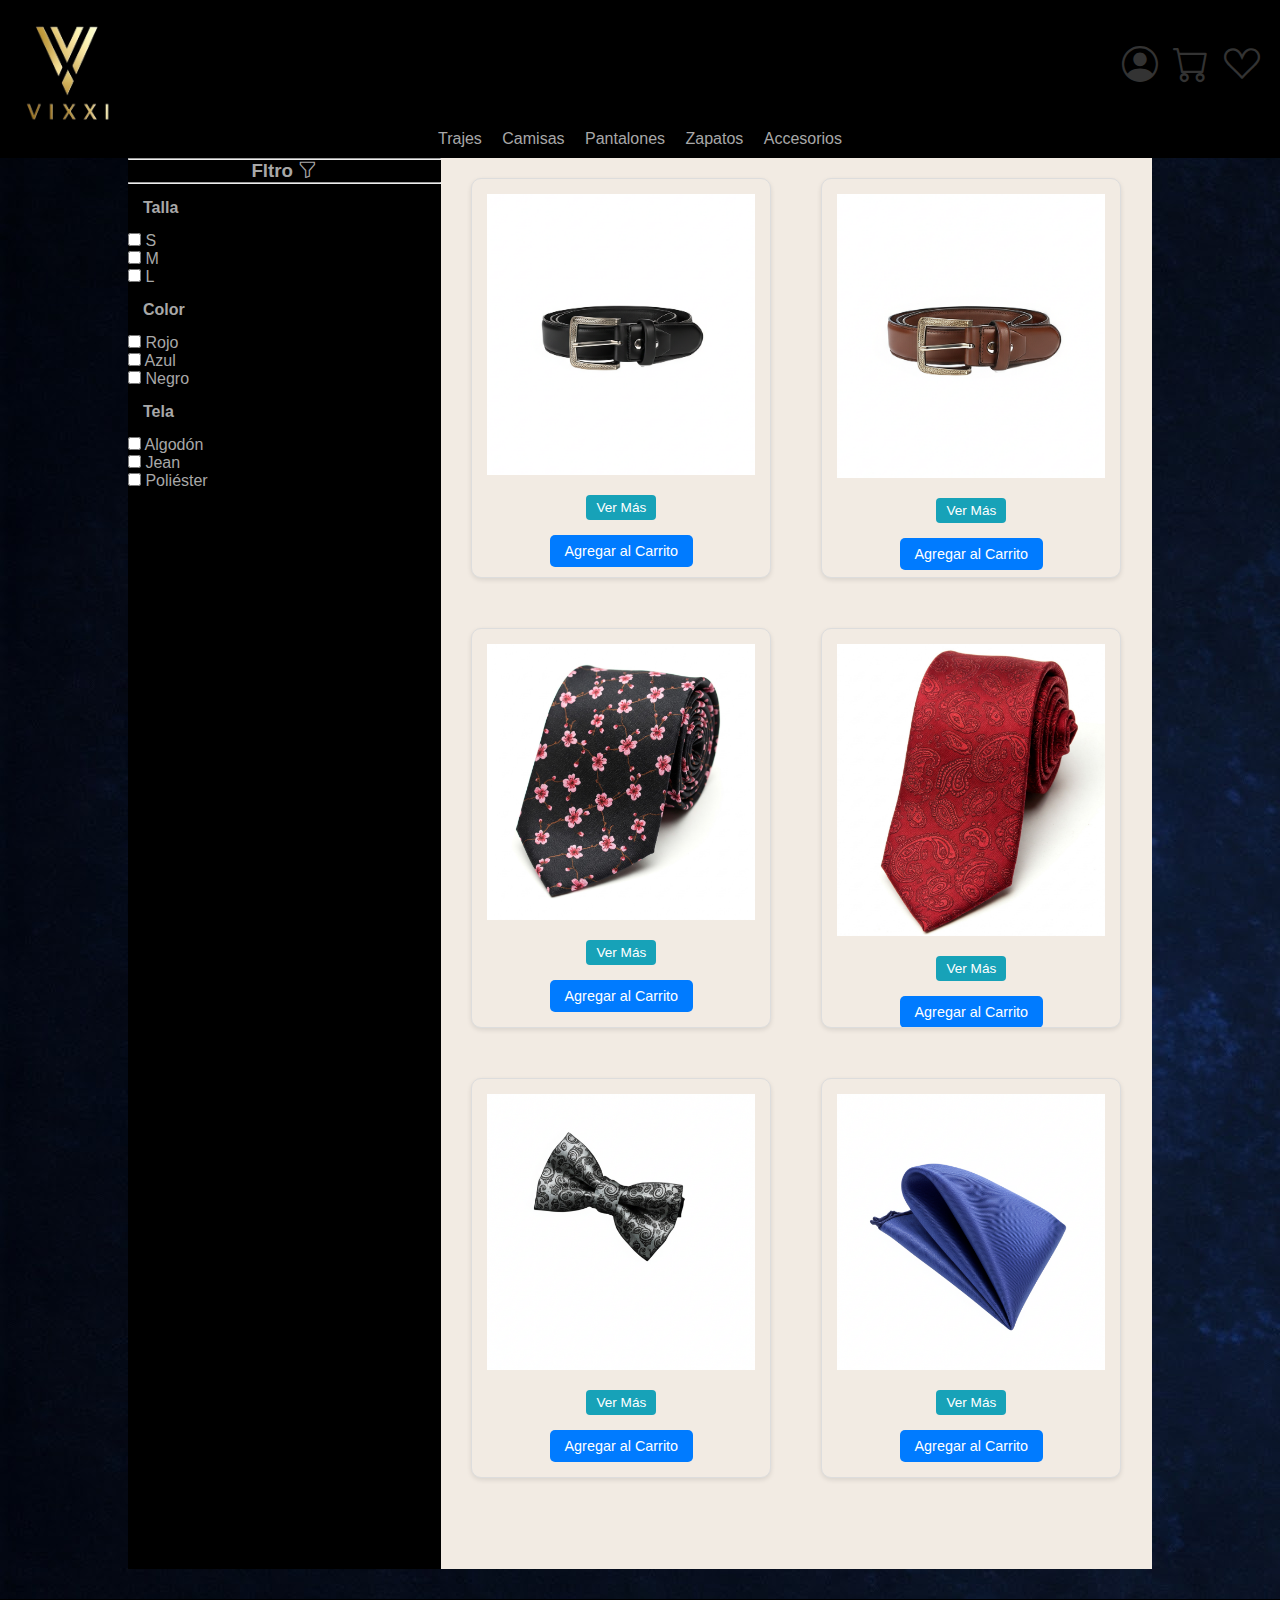
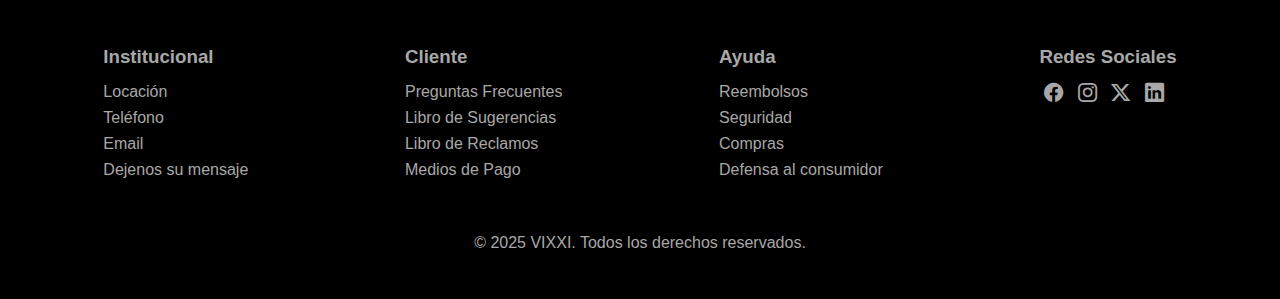
<file: otrasPaginas/accesorios.html>
<!DOCTYPE html>
<html lang="en">
<head>
    <meta charset="UTF-8">
    <meta name="viewport" content="width=device-width, initial-scale=1.0">
    <link rel="stylesheet" href="/estilos/styles.css">
    <link rel="stylesheet" href="https://cdn.jsdelivr.net/npm/bootstrap-icons@1.11.3/font/bootstrap-icons.min.css">
    <title>Document</title>
</head>
<body>
     <header>
    <div id="logo"><a href="/index.html"><img id="imgLogo" alt="logo" src="/imagenes/logo.png"></a></div>
    <div id="cuenta">
        <button class="icon-btn" onclick="location.href='/otrasPaginas/formulario.html'">
            <i class="bi bi-person-circle"></i>
        </button>

        <div class="cart-wrapper">
            <button id="cart-button" class="cart-icon-btn">
                <i class="bi bi-cart"></i>
                <span id="cart-count" class="cart-count-badge">0</span>
            </button>
            <div id="cart-dropdown" class="cart-dropdown-content">
                <div id="cart-items-container" class="cart-items-container"></div>
                <div id="cart-total" class="cart-total"></div>
                <div id="cart-actions" class="cart-actions"></div>
            </div>
        </div>

        <button class="icon-btn">
            <i class="bi bi-suit-heart"></i>
        </button>
    </div>
    <div id="navegador">
        <nav>
            <a class="subrayado" href="/otrasPaginas/trajes.html">Trajes</a>
            <a class="subrayado" href="/otrasPaginas/camisas.html">Camisas</a>
            <a class="subrayado" href="/otrasPaginas/pantalones.html">Pantalones</a>
            <a class="subrayado" href="/otrasPaginas/zapatos.html">Zapatos</a>
            <a class="subrayado" href="/otrasPaginas/accesorios.html">Accesorios</a>
        </nav>
    </div>
</header>
    <main class="ropa">
        <aside>
            <hr>
            <h3 class="tituloFiltro">Fltro <i class="bi bi-funnel"></i></h3>
            <hr>
            <div class="filtro">
                <h4>Talla</h4>
                <label><input type="checkbox" name="talla" value="S"> S</label><br>
                <label><input type="checkbox" name="talla" value="M"> M</label><br>
                <label><input type="checkbox" name="talla" value="L"> L</label><br>
                </div>
          
              <div class="filtro">
                <h4>Color</h4>
                <label><input type="checkbox" name="color" value="rojo"> Rojo</label><br>
                <label><input type="checkbox" name="color" value="azul"> Azul</label><br>
                <label><input type="checkbox" name="color" value="negro"> Negro</label><br>
              </div>
          
              <div class="filtro">
                <h4>Tela</h4>
                <label><input type="checkbox" name="tela" value="algodon"> Algodón</label><br>
                <label><input type="checkbox" name="tela" value="jean"> Jean</label><br>
                <label><input type="checkbox" name="tela" value="poliester"> Poliéster</label><br>
              </div>
        </aside>
       <section class="sectionRopa" id="catalogoAccesorios">
        
       </section>
        
    </main>
    <footer>
        <div>
         <section class="sectionFooter">
             <h3 class="tituloFooter">Institucional</h3>
             <ul>
                 <li><a class="subrayado" href="">Locación</a></li>
                 <li><a class="subrayado" href="tel:555-555">Teléfono</a></li>
                 <li><a class="subrayado" href="mailto:mi@email.com">Email</a></li>
                 <li><a class="subrayado" href="./FormularioContacto.html">Dejenos su mensaje</a></li>
             </ul>
         </section>
     
         <section class="sectionFooter">
             <h3 class="tituloFooter">Cliente</h3>
             <ul>
                 <li><a class="subrayado" href="">Preguntas Frecuentes</a></li>
                 <li><a class="subrayado" href="">Libro de Sugerencias</a></li>
                 <li><a class="subrayado" href="">Libro de Reclamos</a></li>
                 <li><a class="subrayado" href="">Medios de Pago</a></li>
             </ul>
         </section>
     
         <section class="sectionFooter">
             <h3 class="tituloFooter">Ayuda</h3>
             <ul>
                 <li><a class="subrayado" href="">Reembolsos</a></li>
                 <li><a class="subrayado" href="">Seguridad</a></li>
                 <li><a class="subrayado" href="">Compras</a></li>
                 <li><a class="subrayado" href="">Defensa al consumidor</a></li>
             </ul>
         </section>
     
         <section class="sectionFooter">
             <h3 class="tituloFooter">Redes Sociales</h3>
             
                     <a class="icono" href="https://facebook.com/tu-pagina" target="_blank" rel="noopener noreferrer"><i class="bi bi-facebook"></i></a>
                     <a class="icono" href="https://twitter.com/tu-cuenta" target="_blank" rel="noopener noreferrer"><i class="bi bi-instagram"></i></a>
                     <a class="icono" href="https://instagram.com/tu-perfil" target="_blank" rel="noopener noreferrer"> <i class="bi bi-twitter-x"></i></a>
                     <a class="icono" href="https://linkedin.com/in/tu-perfil" target="_blank" rel="noopener noreferrer"> <i class="bi bi-linkedin"></i></a>
             
         </section>
     
        </div>
     
         <p>© 2025 VIXXI. Todos los derechos reservados.</p>
     </footer>
<script src="/script.js"></script>
</body>
</html>
</file>
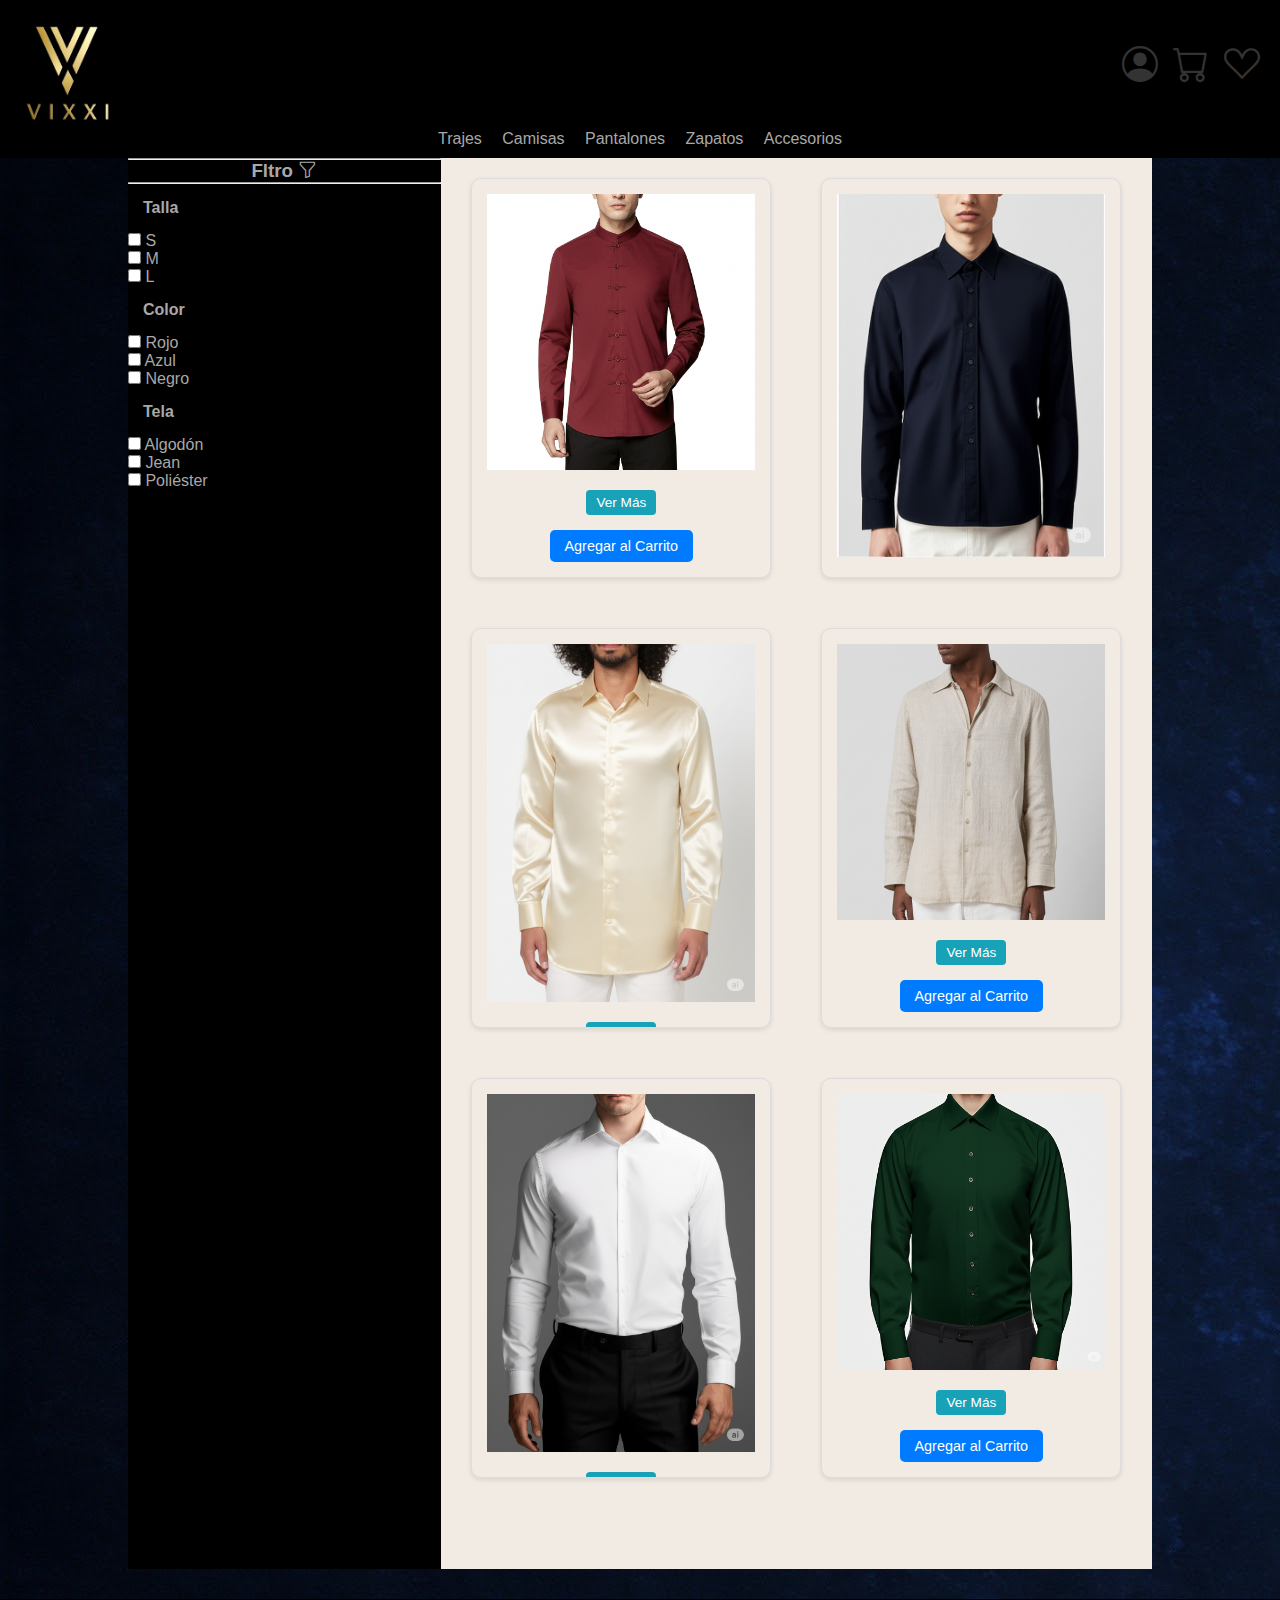
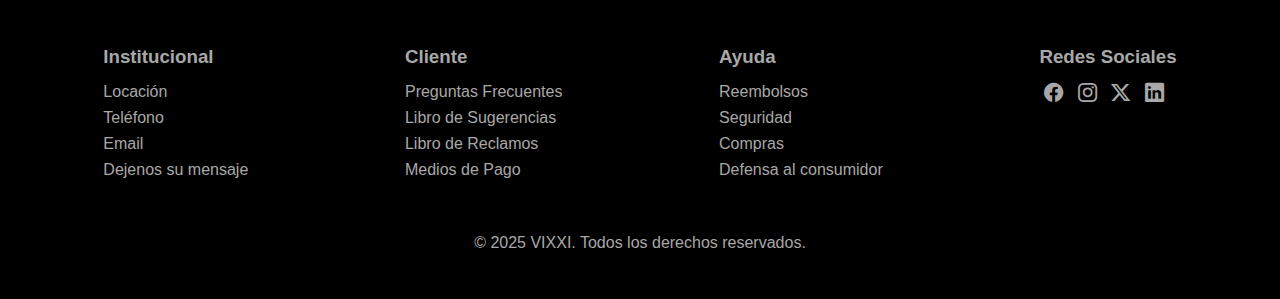
<file: otrasPaginas/camisas.html>
<!DOCTYPE html>
<html lang="en">
<head>
    <meta charset="UTF-8">
    <meta name="viewport" content="width=device-width, initial-scale=1.0">
    <link rel="stylesheet" href="/estilos/styles.css">
    <link rel="stylesheet" href="https://cdn.jsdelivr.net/npm/bootstrap-icons@1.11.3/font/bootstrap-icons.min.css">
    <title>Document</title>
</head>
<body>
     <header>
    <div id="logo"><a href="/index.html"><img id="imgLogo" alt="logo" src="/imagenes/logo.png"></a></div>
    <div id="cuenta">
        <button class="icon-btn" onclick="location.href='/otrasPaginas/formulario.html'">
            <i class="bi bi-person-circle"></i>
        </button>

        <div class="cart-wrapper">
            <button id="cart-button" class="cart-icon-btn">
                <i class="bi bi-cart"></i>
                <span id="cart-count" class="cart-count-badge">0</span>
            </button>
            <div id="cart-dropdown" class="cart-dropdown-content">
                <div id="cart-items-container" class="cart-items-container"></div>
                <div id="cart-total" class="cart-total"></div>
                <div id="cart-actions" class="cart-actions"></div>
            </div>
        </div>

        <button class="icon-btn">
            <i class="bi bi-suit-heart"></i>
        </button>
    </div>
    <div id="navegador">
        <nav>
            <a class="subrayado" href="/otrasPaginas/trajes.html">Trajes</a>
            <a class="subrayado" href="/otrasPaginas/camisas.html">Camisas</a>
            <a class="subrayado" href="/otrasPaginas/pantalones.html">Pantalones</a>
            <a class="subrayado" href="/otrasPaginas/zapatos.html">Zapatos</a>
            <a class="subrayado" href="/otrasPaginas/accesorios.html">Accesorios</a>
        </nav>
    </div>
</header>
    <main class="ropa">
        <aside>
            <hr>
            <h3 class="tituloFiltro">Fltro <i class="bi bi-funnel"></i></h3>
            <hr>
            <div class="filtro">
                <h4>Talla</h4>
                <label><input type="checkbox" name="talla" value="S"> S</label><br>
                <label><input type="checkbox" name="talla" value="M"> M</label><br>
                <label><input type="checkbox" name="talla" value="L"> L</label><br>
                </div>
          
              <div class="filtro">
                <h4>Color</h4>
                <label><input type="checkbox" name="color" value="rojo"> Rojo</label><br>
                <label><input type="checkbox" name="color" value="azul"> Azul</label><br>
                <label><input type="checkbox" name="color" value="negro"> Negro</label><br>
              </div>
          
              <div class="filtro">
                <h4>Tela</h4>
                <label><input type="checkbox" name="tela" value="algodon"> Algodón</label><br>
                <label><input type="checkbox" name="tela" value="jean"> Jean</label><br>
                <label><input type="checkbox" name="tela" value="poliester"> Poliéster</label><br>
              </div>
        </aside>


       <section class="sectionRopa" id="catalogoCamisas">
        
       
       </section>
        

    </main>
    <footer>
        <div>
         <section class="sectionFooter">
             <h3 class="tituloFooter">Institucional</h3>
             <ul>
                 <li><a class="subrayado" href="">Locación</a></li>
                 <li><a class="subrayado" href="tel:C">Teléfono</a></li>
                 <li><a class="subrayado" href="mailto:mi@email.com">Email</a></li>
                 <li><a class="subrayado" href="./FormularioContacto.html">Dejenos su mensaje</a></li>
             </ul>
         </section>
     
         <section class="sectionFooter">
             <h3 class="tituloFooter">Cliente</h3>
             <ul>
                 <li><a class="subrayado" href="">Preguntas Frecuentes</a></li>
                 <li><a class="subrayado" href="">Libro de Sugerencias</a></li>
                 <li><a class="subrayado" href="">Libro de Reclamos</a></li>
                 <li><a class="subrayado" href="">Medios de Pago</a></li>
             </ul>
         </section>
     
         <section class="sectionFooter">
             <h3 class="tituloFooter">Ayuda</h3>
             <ul>
                 <li><a class="subrayado" href="">Reembolsos</a></li>
                 <li><a class="subrayado" href="">Seguridad</a></li>
                 <li><a class="subrayado" href="">Compras</a></li>
                 <li><a class="subrayado" href="">Defensa al consumidor</a></li>
             </ul>
         </section>
     
         <section class="sectionFooter">
             <h3 class="tituloFooter">Redes Sociales</h3>
             
                     <a class="icono" href="https://facebook.com/tu-pagina" target="_blank" rel="noopener noreferrer"><i class="bi bi-facebook"></i></a>
                     <a class="icono" href="https://twitter.com/tu-cuenta" target="_blank" rel="noopener noreferrer"><i class="bi bi-instagram"></i></a>
                     <a class="icono" href="https://instagram.com/tu-perfil" target="_blank" rel="noopener noreferrer"> <i class="bi bi-twitter-x"></i></a>
                     <a class="icono" href="https://linkedin.com/in/tu-perfil" target="_blank" rel="noopener noreferrer"> <i class="bi bi-linkedin"></i></a>
             
         </section>
     
        </div>
     
         <p>© 2025 VIXXI. Todos los derechos reservados.</p>
     </footer>
<script src="/script.js"></script>
</body>
</html>
</file>
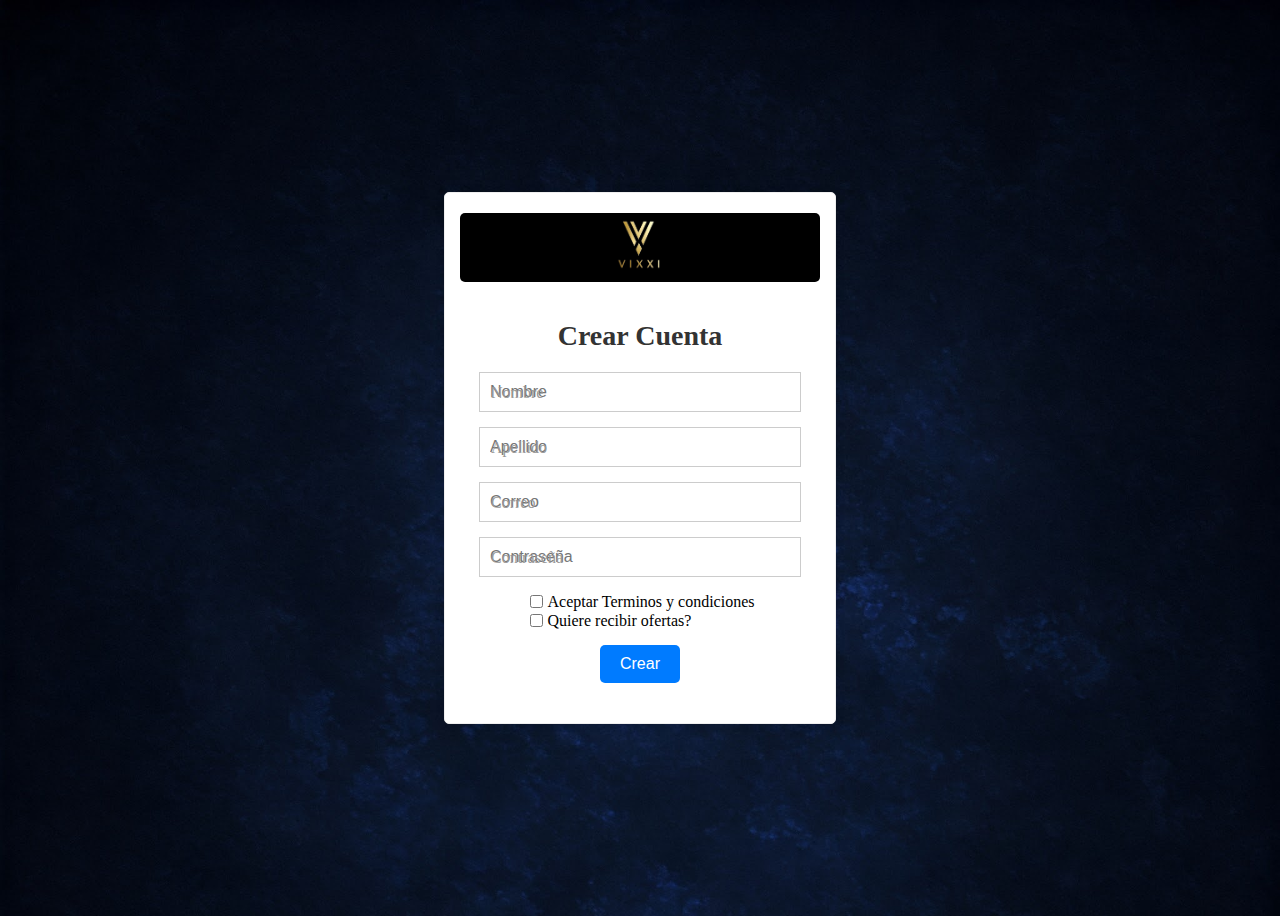
<file: otrasPaginas/crearCuenta.html>
<!DOCTYPE html>
<html lang="en">
<head>
    <meta charset="UTF-8">
    <meta name="viewport" content="width=device-width, initial-scale=1.0">
    <link rel="stylesheet" href="/estilos/stylesForm.css">
    <title>Document</title>
</head>
<body>
    <div class="login-container">
        <div class="logo">
            <a href="/index.html"><img src="/imagenes/logo.png" alt="logo"></a> 
        </div>
          <h1>Crear Cuenta</h1>
        <form action="" method="post" >
            <div class="input-container">
                <input type="text" id="nombre" name="nombre" placeholder="Nombre" required>
                <label for="user">Nombre</label>
              </div>
              <div class="input-container">
                <input type="text" id="apellido" name="apellido" placeholder="Apellido" required>
                <label for="apellido">Apellido</label>
              </div>
              <div class="input-container">
                <input type="email" id="correo" name="correo" placeholder="Correo" required>
                <label for="correo">Correo</label>
              </div>
              <div class="input-container">
                <input type="password" id="contraseña" name="contraseña" placeholder="Contraseña">
                <label for="email">Contraseña</label>
              </div>

              <div class="aceptar">
                 <div class="remember">
                <input type="checkbox" id="aceptar" name="aceptar" placeholder="aceptar" required>
                <label for="aceptar">Aceptar Terminos y condiciones</label>
              </div class="remember">
              <div class="remember">
              <input type="checkbox" id="ofertas" name="ofertas" placeholder="ofertas" >
              <label for="ofertas">Quiere recibir ofertas?</label>
            </div>
            
              </div>
             
            <div class="button-container">
                <button type="submit">Crear</button>
              </div>
        </form>
    </div>
   
</body>
</html>
</file>
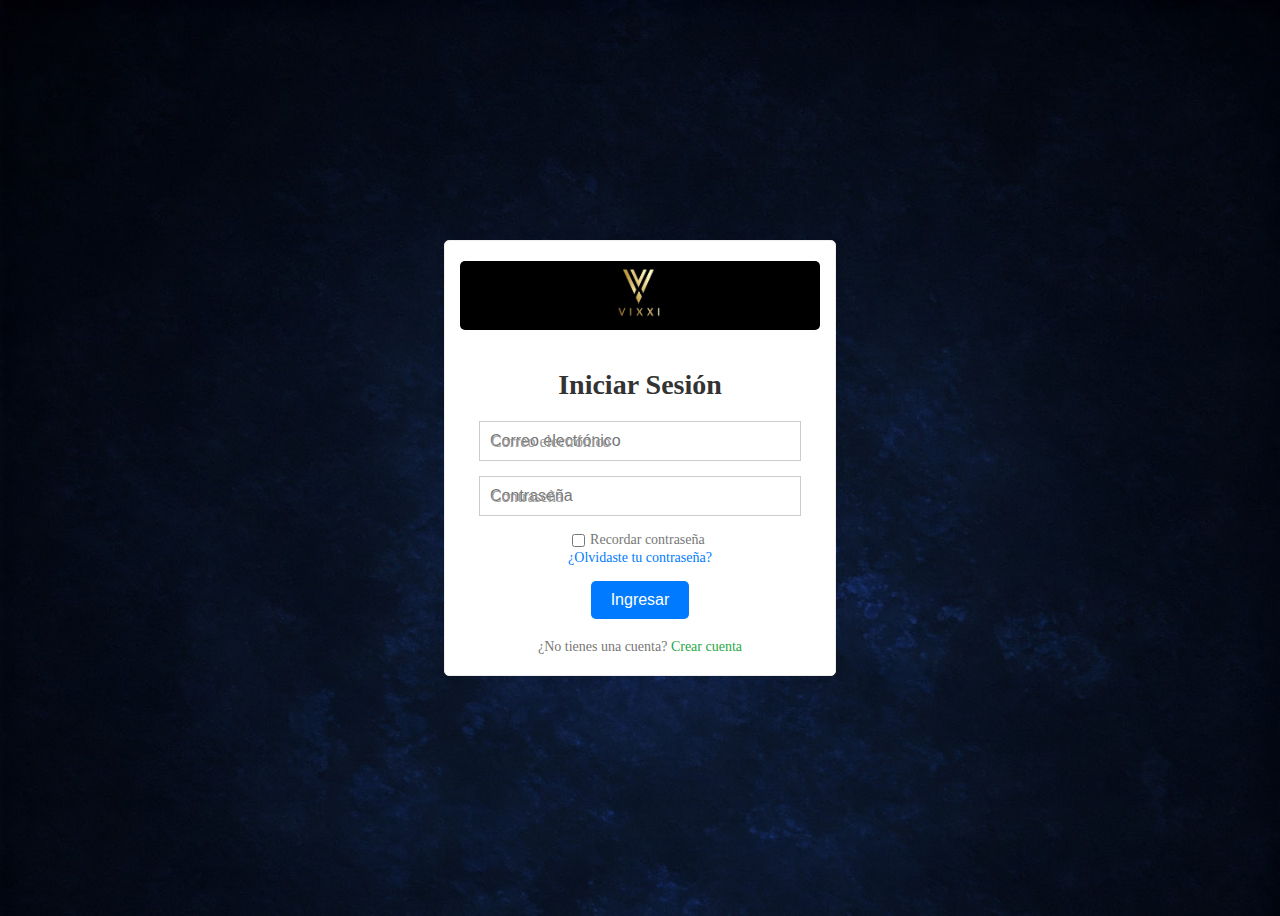
<file: otrasPaginas/formulario.html>
<!DOCTYPE html>
<html lang="en">
<head>
    <meta charset="UTF-8">
    <meta name="viewport" content="width=device-width, initial-scale=1.0">
    <link rel="stylesheet" href="/estilos/stylesForm.css">
    <title>Document</title>
</head>
<body class="mainFormularios">
    <div id="logueo" >
       
        <div class="login-container">
            <div class="logo">
                <a href="/index.html"><img src="/imagenes/logo.png" alt="logo"></a> 
            </div>
              <h1>Iniciar Sesión</h1>
            <div class="input-container">
              <input type="text" id="email" name="email" placeholder="Correo electrónico">
              <label for="email">Correo electrónico</label>
            </div>
          
            <div class="input-container">
              <input type="password" id="password" name="password" placeholder="Contraseña">
              <label for="password">Contraseña</label>
            </div>
          
            <div class="remember-forgot">
              <div class="remember">
                <input type="checkbox" id="remember" name="remember">
                <label for="remember">Recordar contraseña</label>
              </div>
              <div class="forgot">
                <a href="#">¿Olvidaste tu contraseña?</a>
              </div>
            </div>
          
            <div class="button-container">
              <button type="submit">Ingresar</button>
            </div>
          
            <div class="create-account">
              ¿No tienes una cuenta? <a href="#">Crear cuenta</a>
            </div>
          </div>
          
    </div>
</body>
</html>
</file>
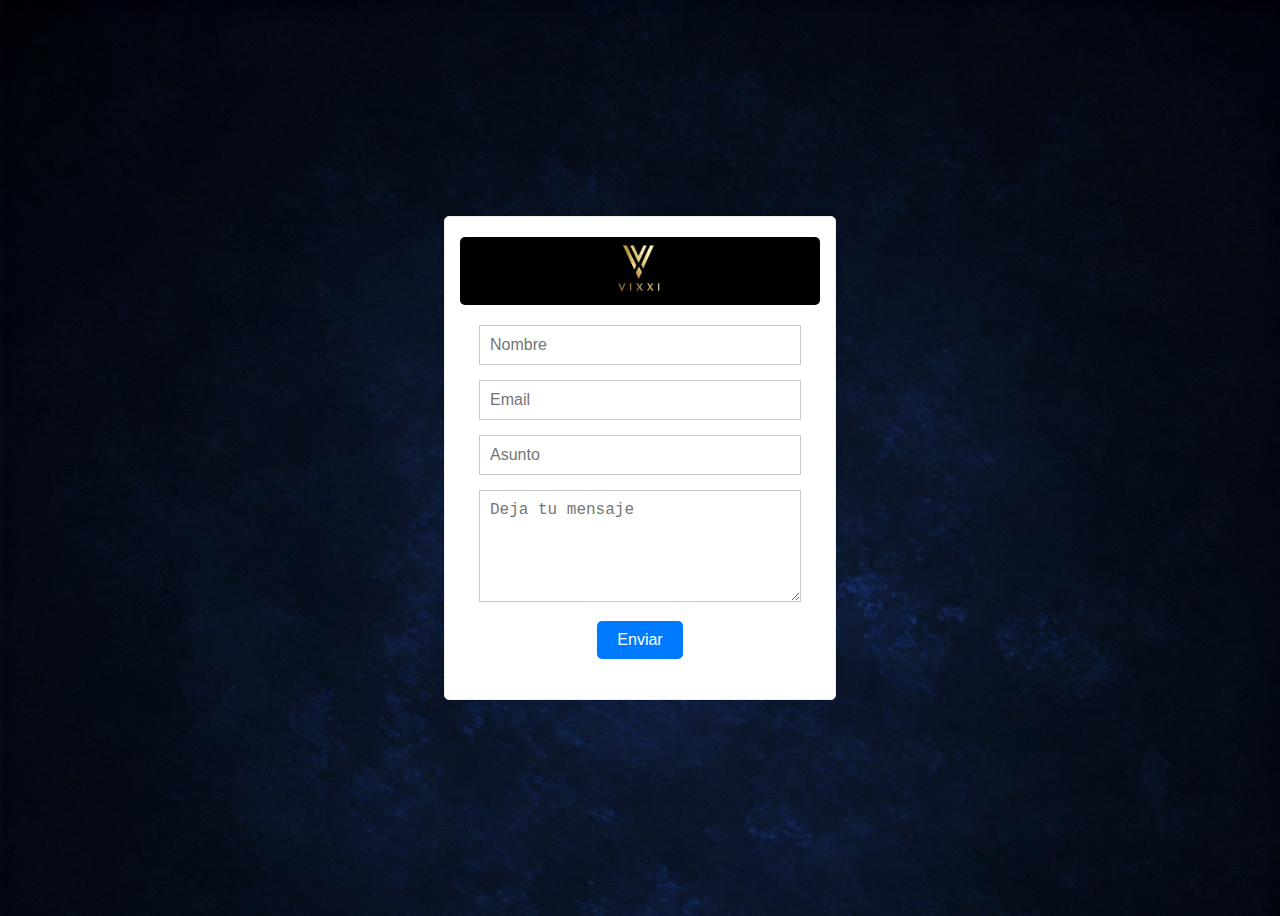
<file: otrasPaginas/FormularioContacto.html>
<!DOCTYPE html>
<html lang="en">
<head>
    <meta charset="UTF-8">
    <meta name="viewport" content="width=device-width, initial-scale=1.0">
    <link rel="stylesheet" href="/estilos/stylesForm.css">
    <title>Document</title>
</head>
<body>
    <div class="login-container">
        <div class="logo">
            <a href="/index.html"><img src="/imagenes/logo.png" alt="logo"></a> 
        </div>    

            <Form action="https://formspree.io/f/mgvkbzbo" method="post">
                <div class="input-container">
                        <input class="informacionUsuario" type="text" id="nombreContacto" name="nombre" placeholder="Nombre" required>
                        <label for="nombreContacto">Nombre</label>
                    </div>
                    <div class="input-container">
                        <input class="informacionUsuario" type="email" id="emailContacto" name="_replyto" placeholder="Email" required>
                        <label for="emailContacto">Email</label>
                    </div>
                    <div class="input-container">
                        <input class="informacionUsuario" type="text" id="asunto" name="asunto" placeholder="Asunto" required>
                        <label for="asunto">Asunto</label>
                    </div>
                    <div class="input-container">
                        <textarea class="informacionUsuario" id="mensaje" name="mensaje" placeholder="Deja tu mensaje" rows="5" cols="50" required></textarea>
                        <label for="mensaje">Mensaje</label>
                    </div>
                    <div class="button-container">
              <button type="submit">Enviar</button>
            </div>
            </Form>
            
    </div>
</body>
</html>
</file>
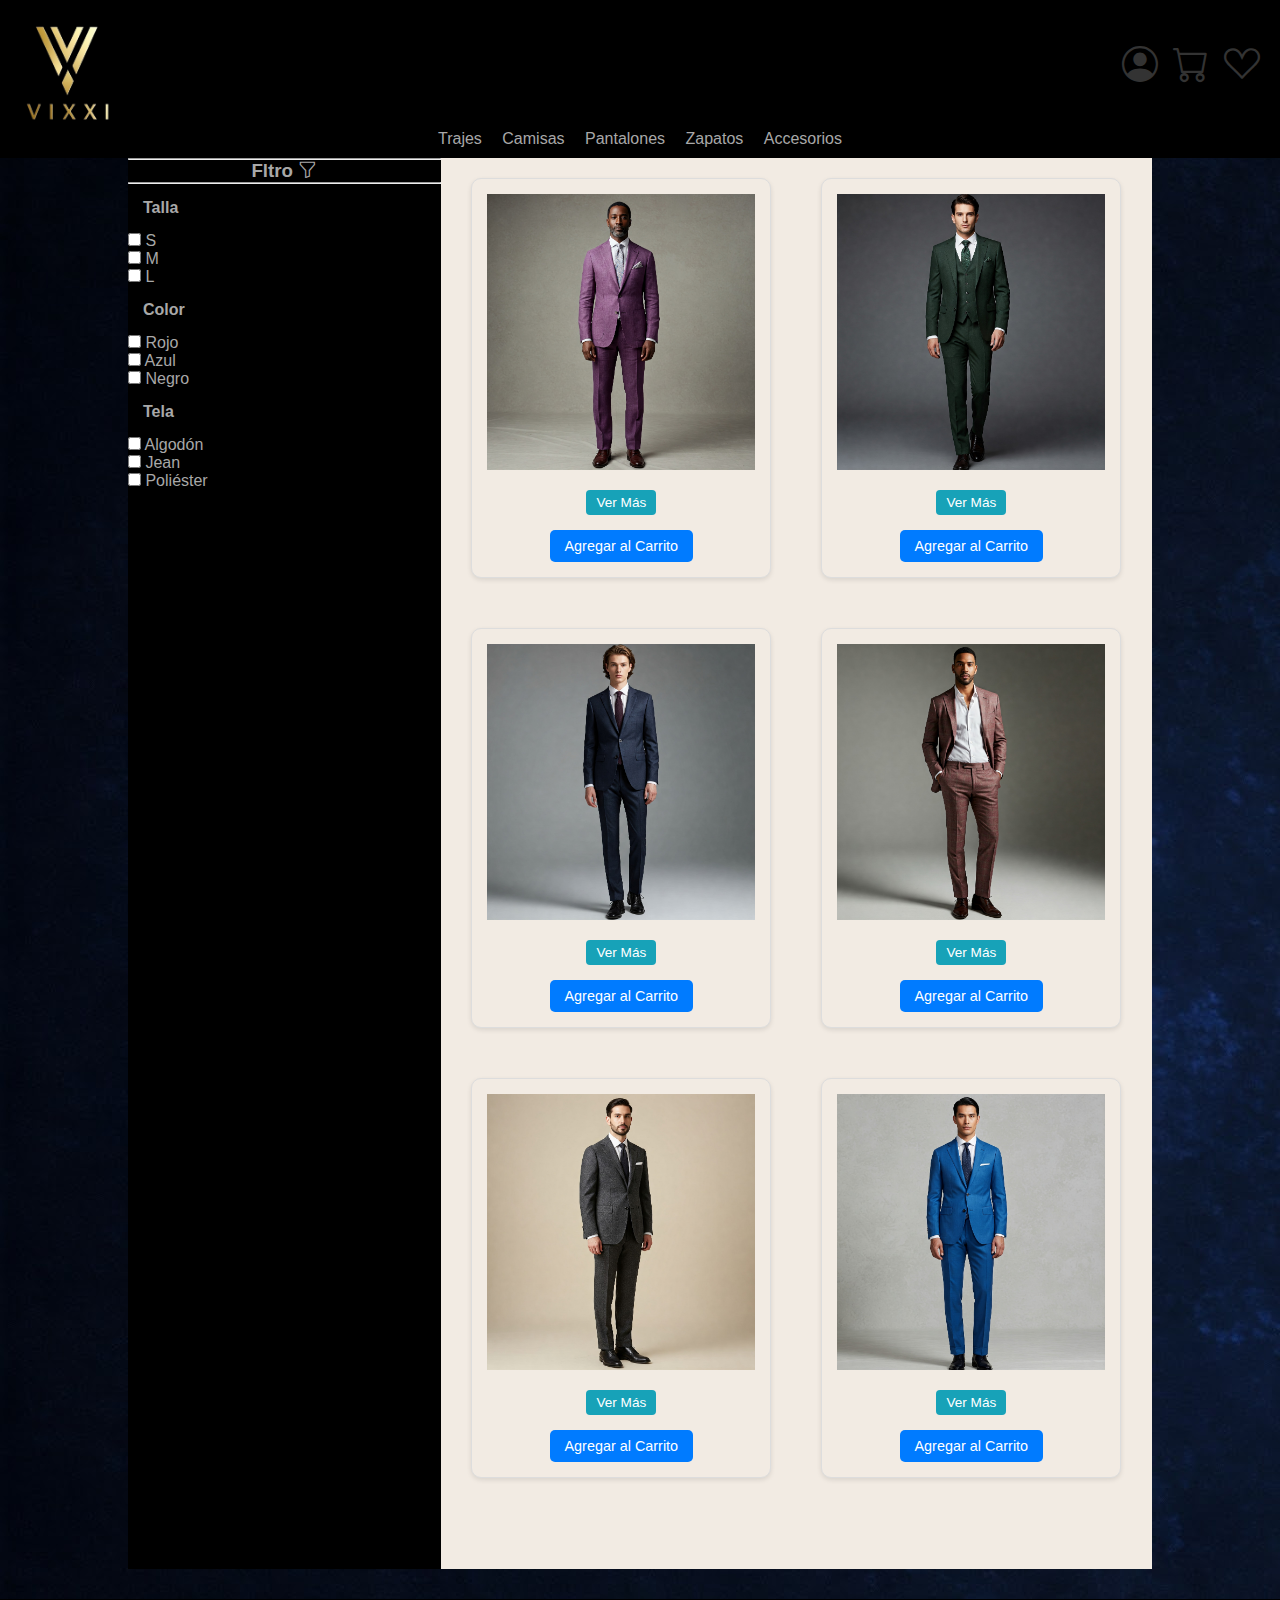
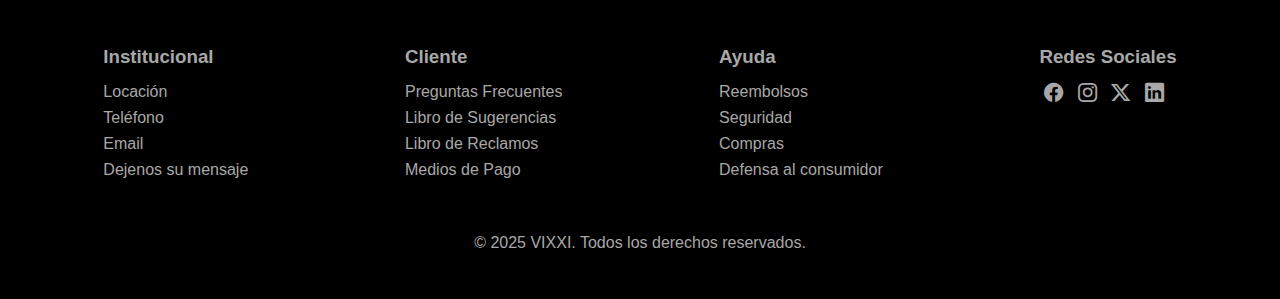
<file: otrasPaginas/trajes.html>
<!DOCTYPE html>
<html lang="en">
<head>
    <meta charset="UTF-8">
    <meta name="viewport" content="width=device-width, initial-scale=1.0">
    <link rel="stylesheet" href="/estilos/styles.css">
    <link rel="stylesheet" href="https://cdn.jsdelivr.net/npm/bootstrap-icons@1.11.3/font/bootstrap-icons.min.css">
    <title>Document</title>
</head>
<body>
     <header>
    <div id="logo"><a href="/index.html"><img id="imgLogo" alt="logo" src="/imagenes/logo.png"></a></div>
    <div id="cuenta">
        <button class="icon-btn" onclick="location.href='/otrasPaginas/formulario.html'">
            <i class="bi bi-person-circle"></i>
        </button>

        <div class="cart-wrapper">
            <button id="cart-button" class="cart-icon-btn">
                <i class="bi bi-cart"></i>
                <span id="cart-count" class="cart-count-badge">0</span>
            </button>
            <div id="cart-dropdown" class="cart-dropdown-content">
                <div id="cart-items-container" class="cart-items-container"></div>
                <div id="cart-total" class="cart-total"></div>
                <div id="cart-actions" class="cart-actions"></div>
            </div>
        </div>

        <button class="icon-btn">
            <i class="bi bi-suit-heart"></i>
        </button>
    </div>
    <div id="navegador">
        <nav>
            <a class="subrayado" href="/otrasPaginas/trajes.html">Trajes</a>
            <a class="subrayado" href="/otrasPaginas/camisas.html">Camisas</a>
            <a class="subrayado" href="/otrasPaginas/pantalones.html">Pantalones</a>
            <a class="subrayado" href="/otrasPaginas/zapatos.html">Zapatos</a>
            <a class="subrayado" href="/otrasPaginas/accesorios.html">Accesorios</a>
        </nav>
    </div>
</header>
    <main class="ropa">
        <aside>
            <hr>
            <h3 class="tituloFiltro">Fltro <i class="bi bi-funnel"></i></h3>
            <hr>
            <div class="filtro">
                <h4>Talla</h4>
                <label><input type="checkbox" name="talla" value="S"> S</label><br>
                <label><input type="checkbox" name="talla" value="M"> M</label><br>
                <label><input type="checkbox" name="talla" value="L"> L</label><br>
                </div>
          
              <div class="filtro">
                <h4>Color</h4>
                <label><input type="checkbox" name="color" value="rojo"> Rojo</label><br>
                <label><input type="checkbox" name="color" value="azul"> Azul</label><br>
                <label><input type="checkbox" name="color" value="negro"> Negro</label><br>
              </div>
          
              <div class="filtro">
                <h4>Tela</h4>
                <label><input type="checkbox" name="tela" value="algodon"> Algodón</label><br>
                <label><input type="checkbox" name="tela" value="jean"> Jean</label><br>
                <label><input type="checkbox" name="tela" value="poliester"> Poliéster</label><br>
              </div>
        </aside>


       <section class="sectionRopa" id="catalogoTrajes">
       
      
       </section>
        
       
    </main>
    <footer>
        <div>
         <section class="sectionFooter">
             <h3 class="tituloFooter">Institucional</h3>
             <ul>
                 <li><a class="subrayado" href="">Locación</a></li>
                 <li><a class="subrayado" href="tel:555-555">Teléfono</a></li>
                 <li><a class="subrayado" href="mailto:mi@email.com">Email</a></li>
                 <li><a class="subrayado" href="./FormularioContacto.html">Dejenos su mensaje</a></li>
             </ul>
         </section>
     
         <section class="sectionFooter">
             <h3 class="tituloFooter">Cliente</h3>
             <ul>
                 <li><a class="subrayado" href="">Preguntas Frecuentes</a></li>
                 <li><a class="subrayado" href="">Libro de Sugerencias</a></li>
                 <li><a class="subrayado" href="">Libro de Reclamos</a></li>
                 <li><a class="subrayado" href="">Medios de Pago</a></li>
             </ul>
         </section>
     
         <section class="sectionFooter">
             <h3 class="tituloFooter">Ayuda</h3>
             <ul>
                 <li><a class="subrayado" href="">Reembolsos</a></li>
                 <li><a class="subrayado" href="">Seguridad</a></li>
                 <li><a class="subrayado" href="">Compras</a></li>
                 <li><a class="subrayado" href="">Defensa al consumidor</a></li>
             </ul>
         </section>
     
         <section class="sectionFooter">
             <h3 class="tituloFooter">Redes Sociales</h3>
             
                     <a class="icono" href="https://facebook.com/tu-pagina" target="_blank" rel="noopener noreferrer"><i class="bi bi-facebook"></i></a>
                     <a class="icono" href="https://twitter.com/tu-cuenta" target="_blank" rel="noopener noreferrer"><i class="bi bi-instagram"></i></a>
                     <a class="icono" href="https://instagram.com/tu-perfil" target="_blank" rel="noopener noreferrer"> <i class="bi bi-twitter-x"></i></a>
                     <a class="icono" href="https://linkedin.com/in/tu-perfil" target="_blank" rel="noopener noreferrer"> <i class="bi bi-linkedin"></i></a>
             
         </section>
     
        </div>
     
         <p>© 2025 VIXXI. Todos los derechos reservados.</p>
     </footer>
<script src="/script.js"></script>
</body>
</html>
</file>
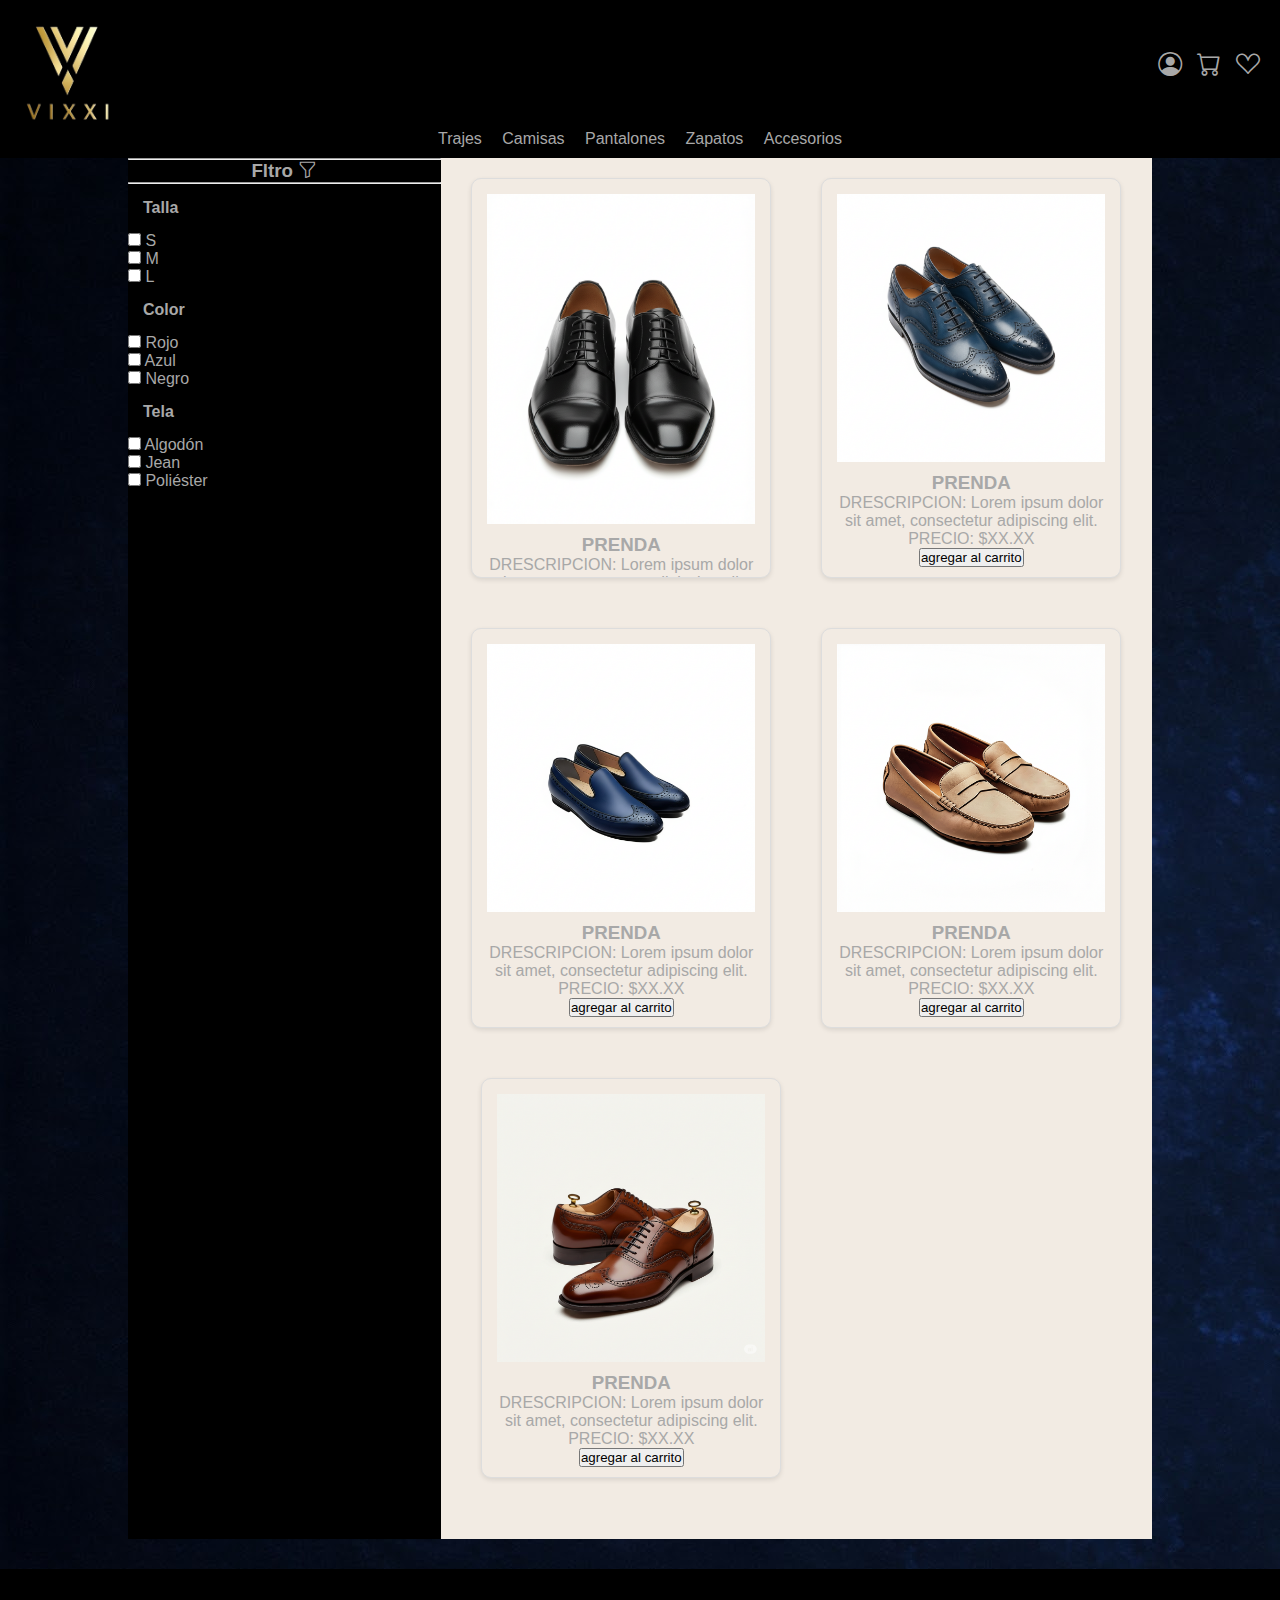
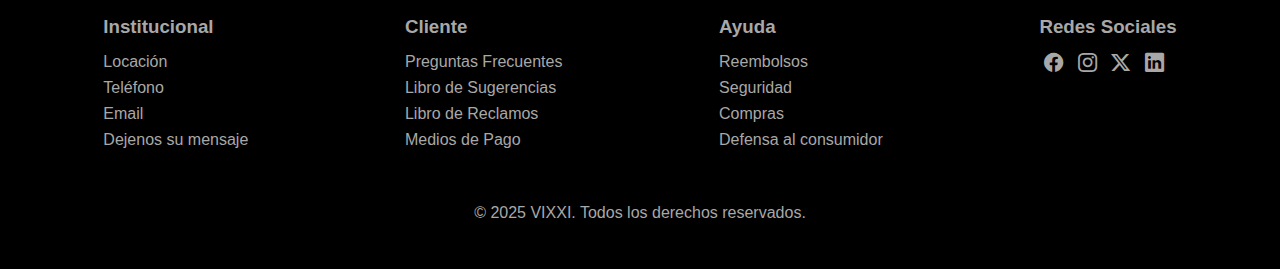
<file: otrasPaginas/zapatos.html>
<!DOCTYPE html>
<html lang="en">
<head>
    <meta charset="UTF-8">
    <meta name="viewport" content="width=device-width, initial-scale=1.0">
    <link rel="stylesheet" href="/estilos/styles.css">
    <link rel="stylesheet" href="https://cdn.jsdelivr.net/npm/bootstrap-icons@1.11.3/font/bootstrap-icons.min.css">
    <title>Document</title>
</head>
<body>
    <header>
        <div id="logo"><a href="/index.html"><img id="imgLogo" alt="logo" src="/imagenes/logo.png"></a></div>
        <div id="cuenta"><a href="/otrasPaginas/formulario.html"><i class="bi bi-person-circle"></i></a>
            <a href=""><i class="bi bi-cart"></i></a><a href=""><i class="bi bi-suit-heart"></i></a>
        </div>
        <div id="navegador"><nav>
            <a class="subrayado" href="/otrasPaginas/trajes.html">Trajes</a>
            <a class="subrayado" href="/otrasPaginas/camisas.html">Camisas</a>
            <a class="subrayado" href="/otrasPaginas/pantalones.html">Pantalones</a>
            <a class="subrayado" href="/otrasPaginas/zapatos.html">Zapatos</a>
            <a class="subrayado" href="/otrasPaginas/accesorios.html">Accesorios</a>
        </nav>
    </div>
    </header>
    <main class="ropa">
        <aside>
            <hr>
            <h3 class="tituloFiltro">Fltro <i class="bi bi-funnel"></i></h3>
            <hr>
            <div class="filtro">
                <h4>Talla</h4>
                <label><input type="checkbox" name="talla" value="S"> S</label><br>
                <label><input type="checkbox" name="talla" value="M"> M</label><br>
                <label><input type="checkbox" name="talla" value="L"> L</label><br>
                </div>
          
              <div class="filtro">
                <h4>Color</h4>
                <label><input type="checkbox" name="color" value="rojo"> Rojo</label><br>
                <label><input type="checkbox" name="color" value="azul"> Azul</label><br>
                <label><input type="checkbox" name="color" value="negro"> Negro</label><br>
              </div>
          
              <div class="filtro">
                <h4>Tela</h4>
                <label><input type="checkbox" name="tela" value="algodon"> Algodón</label><br>
                <label><input type="checkbox" name="tela" value="jean"> Jean</label><br>
                <label><input type="checkbox" name="tela" value="poliester"> Poliéster</label><br>
              </div>
        </aside>
       <section class="sectionRopa">
        <div class="prendaDestacada"><img src="/imagenes/zapato1.png" alt="zapatos negros"><div class="detallesDelProducto">
    <h3 class="tituloProducto">PRENDA</h3>
    <p class="descripcionDelProducto">DRESCRIPCION: Lorem ipsum dolor sit amet, consectetur adipiscing elit.</p>
    <p class="precioDelProducto">PRECIO: $XX.XX</p>
    <input type="submit" value="agregar al carrito">
  </div></div>
        <div class="prendaDestacada"><img src="/imagenes/zapato2.png" alt="zapatos azueles"><div class="detallesDelProducto">
    <h3 class="tituloProducto">PRENDA</h3>
    <p class="descripcionDelProducto">DRESCRIPCION: Lorem ipsum dolor sit amet, consectetur adipiscing elit.</p>
    <p class="precioDelProducto">PRECIO: $XX.XX</p>
    <input type="submit" value="agregar al carrito">
  </div></div>
        <div class="prendaDestacada"><img src="/imagenes/zapatos3.png" alt="mocasines azules"><div class="detallesDelProducto">
    <h3 class="tituloProducto">PRENDA</h3>
    <p class="descripcionDelProducto">DRESCRIPCION: Lorem ipsum dolor sit amet, consectetur adipiscing elit.</p>
    <p class="precioDelProducto">PRECIO: $XX.XX</p>
    <input type="submit" value="agregar al carrito">
  </div></div>
        <div class="prendaDestacada"><img src="/imagenes/zapato4.png" alt="mocasines beige"><div class="detallesDelProducto">
    <h3 class="tituloProducto">PRENDA</h3>
    <p class="descripcionDelProducto">DRESCRIPCION: Lorem ipsum dolor sit amet, consectetur adipiscing elit.</p>
    <p class="precioDelProducto">PRECIO: $XX.XX</p>
    <input type="submit" value="agregar al carrito">
  </div></div>
        <div class="prendaDestacada"><img src="/imagenes/zapato5.png" alt="zapatos marrones"><div class="detallesDelProducto">
    <h3 class="tituloProducto">PRENDA</h3>
    <p class="descripcionDelProducto">DRESCRIPCION: Lorem ipsum dolor sit amet, consectetur adipiscing elit.</p>
    <p class="precioDelProducto">PRECIO: $XX.XX</p>
    <input type="submit" value="agregar al carrito">
  </div></div>
       
       </section>
        
    </main>
    <footer>
        <div>
         <section class="sectionFooter">
             <h3 class="tituloFooter">Institucional</h3>
             <ul>
                 <li><a class="subrayado" href="">Locación</a></li>
                 <li><a class="subrayado" href="tel:555-555">Teléfono</a></li>
                 <li><a class="subrayado" href="mailto:mi@email.com">Email</a></li>
                 <li><a class="subrayado" href="./FormularioContacto.html">Dejenos su mensaje</a></li>
             </ul>
         </section>
     
         <section class="sectionFooter">
             <h3 class="tituloFooter">Cliente</h3>
             <ul>
                 <li><a class="subrayado" href="">Preguntas Frecuentes</a></li>
                 <li><a class="subrayado" href="">Libro de Sugerencias</a></li>
                 <li><a class="subrayado" href="">Libro de Reclamos</a></li>
                 <li><a class="subrayado" href="">Medios de Pago</a></li>
             </ul>
         </section>
     
         <section class="sectionFooter">
             <h3 class="tituloFooter">Ayuda</h3>
             <ul>
                 <li><a class="subrayado" href="">Reembolsos</a></li>
                 <li><a class="subrayado" href="">Seguridad</a></li>
                 <li><a class="subrayado" href="">Compras</a></li>
                 <li><a class="subrayado" href="">Defensa al consumidor</a></li>
             </ul>
         </section>
     
         <section class="sectionFooter">
             <h3 class="tituloFooter">Redes Sociales</h3>
             
                     <a class="icono" href="https://facebook.com/tu-pagina" target="_blank" rel="noopener noreferrer"><i class="bi bi-facebook"></i></a>
                     <a class="icono" href="https://twitter.com/tu-cuenta" target="_blank" rel="noopener noreferrer"><i class="bi bi-instagram"></i></a>
                     <a class="icono" href="https://instagram.com/tu-perfil" target="_blank" rel="noopener noreferrer"> <i class="bi bi-twitter-x"></i></a>
                     <a class="icono" href="https://linkedin.com/in/tu-perfil" target="_blank" rel="noopener noreferrer"> <i class="bi bi-linkedin"></i></a>
             
         </section>
     
        </div>
     
         <p>© 2025 VIXXI. Todos los derechos reservados.</p>
     </footer>

</body>
</html>
</file>
<file: estilos/styles.css>
*{
    margin:0;
    padding: 0;
    box-sizing: border-box;
}
body{
    background-image: url(/imagenes/fondo\ azul\ marino.jpeg);
    color:#A8A8A8; 
    font-family: "LAto", sans-serif; 
}

header{
    display:grid;
    position:sticky;
    top:0;
    z-index: 1;
    background-color:black;
    
    width:100%;
    height: auto;
    padding-bottom: 10px;
    grid-template-columns: auto auto;
    grid-template-rows: auto auto;
    grid-template-areas: "logo cuenta"
                        "navegador navegador";
}
#logo{
    grid-area: logo;
    margin-top:20px;
    margin-left: 20px;
}
#imgLogo{
    width:100px;

}
#cuenta{
    grid-area:cuenta;
    display: flex;
    justify-self: end;
    margin-right: 20px;
    align-items: center;
    font-size: 1.5rem;
    gap:15px;
   
}


a{
    color: #A8A8A8;
    text-decoration: none;
}
.subrayado:hover{
    text-decoration: underline;
    text-underline-offset: 0.2em;
}
#navegador{
    grid-area:navegador;
    justify-self: center ;
}
#navegador a{
    margin:0 3px;
    padding: 2px 5px;
}
main:not(.ropa){
    display: flex;
    flex-direction: column;
    justify-content: center;
    align-items: center;

}
section:not(.sectionFooter){
    width: 80vw;
    height:auto;
    margin-bottom:5%;
    display: flex;
    flex-wrap: wrap;
    justify-content: center;
    align-items: center;
    gap: 30px;
}
img:not(#imgLogo){
    width:100%;
    height: 100%;
    object-fit: cover;
}
#destacados, .sectionRopa{
    display: flex;
    flex-wrap: wrap;
    justify-content: center;
    align-items: center;
}

.menuInferior{ 
  
    position: relative;
    top:0;
   width: 80vw;
   height: 80vh;
    overflow: hidden;
    border-radius: 50%;
    border: 10px double silver;
    flex-wrap: wrap;
    
    max-width: 18.75rem;
    max-height: 18.75rem;
}
.menuInferior img{
    transition: filter 0.3s ease-in-out;
}
.menuInferior img:hover{
    filter:opacity(50%);
}
h2{
    width: 100%;
    text-align: center;
    font-weight: 100;
    font-size: 2.5rem;
}
h3:not(.tituloFooter, .tituloFiltro, .tituloProducto){
    position: absolute;
    top: 70%;
    left: 50%;
    transform: translate(-50%, -50%);
    background-color: black;
    width: 100%;
    text-align: center;
}
.tituloFooter{
    padding-bottom: 15px;
}
footer{
    display: flex;
    flex-direction: column;
   justify-content: space-evenly;
    background-color: black;
    padding: 30px;
    height: 300px;
    margin-top: 30px;
    width: 100vw;
}
footer div{
    display: flex;
    justify-content: space-around;
    margin-bottom: 30px;
}
footer div> * { 
    margin-right: 10px; 
  }
  
  footer div> *:last-child {
    margin-right: 0; 
  }
  
 
footer > p{
 text-align: center;
}
.icono{
    font-size: 1.2rem;
    padding: 5px;
}
li{
    list-style: none;
    margin-bottom: 0.5rem;
}
.ropa{
    display: flex;
    width: 80vw;
    margin: auto;
    background-color: #f2ebe3;
}
aside{
 width: 450px;
 background-color:black ;
}
.sectionRopa{
    padding-top: 10px;
}
.sectionRopa::after{
    content: "";
    width:18.75rem;
 
}
.tituloFiltro{
    text-align: center;
}
h4{
    margin: 15px;
}

.detalles-ocultables {
    display: none; 
    transition: all 0.3s ease-in-out;
    color:black;
    padding: 10px; 
    border-top: 1px solid #eee; 
}


.detalles-ocultables.mostrar {
    display: block;
}


.btn-ver-mas {
    background-color: #007bff; 
    color: white;
    padding: 8px 15px;
    border: none;
    border-radius: 5px;
    cursor: pointer;
    margin: 5px 0;
}

.btn-ver-mas:hover {
    background-color: #0056b3; 
}


.prendaDestacada {
     position: relative;
    width: 18.75rem;
    height: 25rem;
    border-radius: 10px;  
    overflow: hidden;
    border: 1px solid #ddd;
    background-color: #f2ebe3;
    padding: 15px;
    margin: 10px;
    text-align: center;
    box-shadow: 0 2px 5px rgba(0,0,0,0.1);
    display: flex; 
    flex-direction: column;
    align-items: center;
}

.prendaDestacada img {
    max-width: 100%;
    height: auto;
    margin-bottom: 10px;
}




.icon-btn,
.cart-icon-btn { 
    background:none;
    border: none;
    cursor: pointer;
    font-size: 1.5em; 
    color: #333; 
    padding: 0;
    display: flex; 
    align-items: center;
    justify-content: center;
    line-height: 1; 
    transition: color 0.2s ease;
}

.icon-btn:hover,
.cart-icon-btn:hover {
    color: #007bff; 
}


.cart-wrapper {
    position: relative;
    display: flex;
  
}

.cart-icon-btn:hover {
    color: #007bff; 
}

.cart-count-badge {
    background-color: #dc3545;
    color: white;
    border-radius: 50%;
    padding: 0.1em 0.5em;
    font-size: 0.4em;
    position: absolute;
    top:20%;
    left:32%;
    display: none;
    align-items: center;
    justify-content: center;
    width:15px;
    height: 15px;
    box-sizing: border-box;
    pointer-events: none;
}


.cart-dropdown-content {
    display: none; 
    position: absolute;
    top: 100%; 
    right: 0; 
    background-color: #f9f9f9;
    min-width: 300px;
    max-width: 380px; 
    box-shadow: 0px 8px 16px 0px rgba(0,0,0,0.2);
    z-index: 100; 
    padding: 15px;
    border-radius: 8px;
    max-height: 450px; 
    overflow-y: auto; 
    border: 1px solid #ddd;
    box-sizing: border-box; 
}


.cart-dropdown-content.show {
    display: block;
}


.cart-items-container {
    margin-bottom: 15px;
    padding-bottom: 10px;
    border-bottom: 1px solid #eee;
}


.cart-item {
    display: flex;
    align-items: center;
    margin-bottom: 10px;
    padding-bottom: 5px;
    border-bottom: 1px dashed #eee; 
}

.cart-item:last-child {
    border-bottom: none; 
}

.cart-item-img {
    width: 60px;
    height: 60px;
    object-fit: cover;
    margin-right: 10px;
    border-radius: 4px;
}

.cart-item-details {
    flex-grow: 1;
}

.cart-item-details h4 {
    margin: 0;
    font-size: 1em;
    color: #333;
}

.cart-item-details p {
    margin: 5px 0 0 0;
    font-size: 0.9em;
    color: #666;
}


.remove-from-cart {
    background-color: #ffc107; 
    color: #333;
    border: none;
    padding: 5px 10px;
    border-radius: 4px;
    cursor: pointer;
    font-size: 0.8em;
    white-space: nowrap; 
    transition: background-color 0.2s ease;
}

.remove-from-cart:hover {
    background-color: #e0a800;
}


.cart-total {
    font-size: 1.2em;
    font-weight: bold;
    text-align: right;
    margin-top: 15px;
    padding-top: 10px;
    border-top: 1px solid #eee;
    color: #333;
}


.cart-actions {
    display: flex;
    flex-direction: column; 
    gap: 10px;
    margin-top: 15px;
}


.btn-comprar {
    background-color: #28a745; 
    color: white;
    border: none;
    padding: 10px 15px;
    border-radius: 5px;
    cursor: pointer;
    font-size: 1em;
    width: 100%; 
    transition: background-color 0.2s ease;
}

.btn-comprar:hover {
    background-color: #218838;
}


.btn-vaciar-carrito {
    background-color: #6c757d;
    color: white;
    border: none;
    padding: 10px 15px;
    border-radius: 5px;
    cursor: pointer;
    font-size: 1em;
    width: 100%;
    transition: background-color 0.2s ease;
}

.btn-vaciar-carrito:hover {
    background-color: #5a6268;
}


.btn-agregar-carrito {
    background-color: #007bff;
    color: white;
    border: none;
    padding: 8px 15px;
    border-radius: 5px;
    cursor: pointer;
    font-size: 0.9em;
    margin-top: 10px;
    transition: background-color 0.2s ease;
}

.btn-agregar-carrito:hover {
    background-color: #0056b3;
}


.btn-ver-mas {
    background-color: #17a2b8; 
    color: white;
    border: none;
    padding: 5px 10px;
    border-radius: 4px;
    cursor: pointer;
    font-size: 0.85em;
    margin-top: 10px;
    transition: background-color 0.2s ease;
}

.btn-ver-mas:hover {
    background-color: #138496;
}



@media (max-width:700px) {
    html{
        font-size: 14px;
    }
    header{
        grid-template-columns: repeat(3, 1fr);
        grid-template-rows: auto;
grid-template-areas: "menu logo cuenta";
padding: 1rem;
    }
    header a{
        display: block;
    }
    #logo{
        grid-area: logo;
        text-align: center;
        margin: 0;
    }
    
    section:not(.sectionFooter){
        width: 90vw;
        height: auto;
        
    }
    #logo img{
        width:35%;
    }

    #cuenta{
        grid-area:cuenta;
        justify-self: end;
        margin: 0;
    }

    #cuenta a{
        margin:0 3px;
        padding: 2px 5px;
    }
  
    #navegador{
        grid-area: menu;
        position:relative;
        justify-self: start;
        margin-top: 15px;
    }
    h2{
        font-size: 2rem;
    }
  

   .prendaDestacada {
    display:grid;
    grid-template-columns: 1fr 200px;
    grid-template-rows: 200px auto; 
    grid-template-areas:
        "imagen informacion"
        "imagen boton"; 
    width:90%;
    gap:15px;
}
    .prendaDestacada img{
       grid-area:imagen;
        width:90%;
        object-fit:contain;
        display: block;
        overflow: hidden;
    }

   .detalles-ocultables {
    grid-area: informacion;
    display: flex; 
    flex-direction: column;
    justify-content: center;
    align-items: center;
   
} 

.btn-agregar-carrito {
   grid-area: boton;
   align-self: start;
  
}


.btn-ver-mas {
    display:none;
}




    .ropa{
        display: block;
        width: 90%;
        justify-content: column;
        justify-content: center;
        align-items: center;
    }
    aside{
        width: 100%;
        height: 130px;
        display: flex;
    }
    hr{
        visibility:hidden;
    }
    aside div{
        margin: auto;
    }
    
}
</file>
<file: estilos/stylesForm.css>
body{
    display: flex;
    justify-content: center;
    align-items: center;
    height: 100vh;
    background-image: url(/imagenes/fondo\ azul\ marino.jpeg);
    background-size:cover;
}
.logueo{
    margin: center;
}
.logo {
    margin-bottom: 20px;
    width: 100%;
    background-color: black;
    text-align: center;
    padding:5px;
    border-radius: 5px;
    
  }

  
  .logo a {
    font-size: 24px; /* Ajusta el tamaño del "logo" */
    color: #333;
    text-decoration: none;
  }
  img{
    width: 50px;
  }
  
  .logo a:hover {
    opacity: 0.8;
  }
  
  h1 {
    margin-bottom: 20px;
    color: #333;
    font-size: 28px;
    text-align: center; /* Centra el título */
  }

.input-container {
    position: relative;
    margin-bottom: 15px;
  }
  
  input, textarea {
    border: 1px solid #ccc;
    padding: 10px;
    width: 300px;
    font-size: 16px;
    outline: none;
    color: #333; /* Asegura que el texto escrito sea visible */
  }
  
  label {
    position: absolute;
    top: 12px;
    left: 12px;
    font-size: 16px;
    color: #999;
    transition: all 0.3s ease-in-out;
    pointer-events: none; /* Permite hacer clic en el input */
  }
  
  /* Ocultar el label cuando el placeholder está visible (estado inicial) */
  .informacionUsuario:placeholder-shown + label {
    opacity: 0;
    visibility: hidden;
  }
  
  /* Asegurarse de que el placeholder no se muestre al enfocar */
  .informacionUsuario:focus::placeholder {
    color: transparent;
  }
  
  /* Mostrar el label movido cuando el input está enfocado */
  .informacionUsuario:focus + label {
    top: -8px;
    left: 5px;
    font-size: 12px;
    color: #333;
    background-color: white;
    padding: 0 5px;
    opacity: 1;
    visibility: visible;
  }
  
  /* Mantener el label movido si el input tiene contenido */
  .informacionUsuario:not(:placeholder-shown) + label {
    top: -8px;
    left: 5px;
    font-size: 12px;
    color: #333;
    background-color: white;
    padding: 0 5px;
    opacity: 1;
    visibility: visible;
  }


 .login-container {
    background-color: #fff;
  width: 350px;
  padding: 20px;
  border: 1px solid #eee;
  border-radius: 5px;
  box-shadow: 0 0 10px rgba(0, 0, 0, 0.1);
  display: flex; 
  flex-direction: column; 
  align-items: center; 
}

.remember-forgot {
  
  margin-bottom: 15px;
  font-size: 14px;
  color: #777;
}

.remember {
  display: flex;
  align-items: center;
}

.remember input[type="checkbox"] {
  margin-right: 5px;
  width: auto; 
}

.remember label {
  position: static;
  transform: none;
  font-size: inherit;
  color: inherit;
  pointer-events: auto;
  background-color: transparent;
  padding: 0;
}

.forgot a {
  color: #007bff;
  text-decoration: none;
}

.forgot a:hover {
  text-decoration: underline;
}

.button-container {
  margin-bottom: 20px;
  text-align: center;
}

.button-container button {
  background-color: #007bff;
  color: white;
  border: none;
  padding: 10px 20px;
  font-size: 16px;
  border-radius: 5px;
  cursor: pointer;
  width: 100%;
}

.button-container button:hover {
  background-color: #0056b3;
}

.create-account {
  text-align: center;
  font-size: 14px;
  color: #777;
}

.create-account a {
  color: #28a745;
  text-decoration: none;
}

.create-account a:hover {
  text-decoration: underline;
}
.aceptar{
  margin-bottom: 15px;
}
form{
  display: flex;
  flex-direction: column;
  align-items: center;
}
</file>
